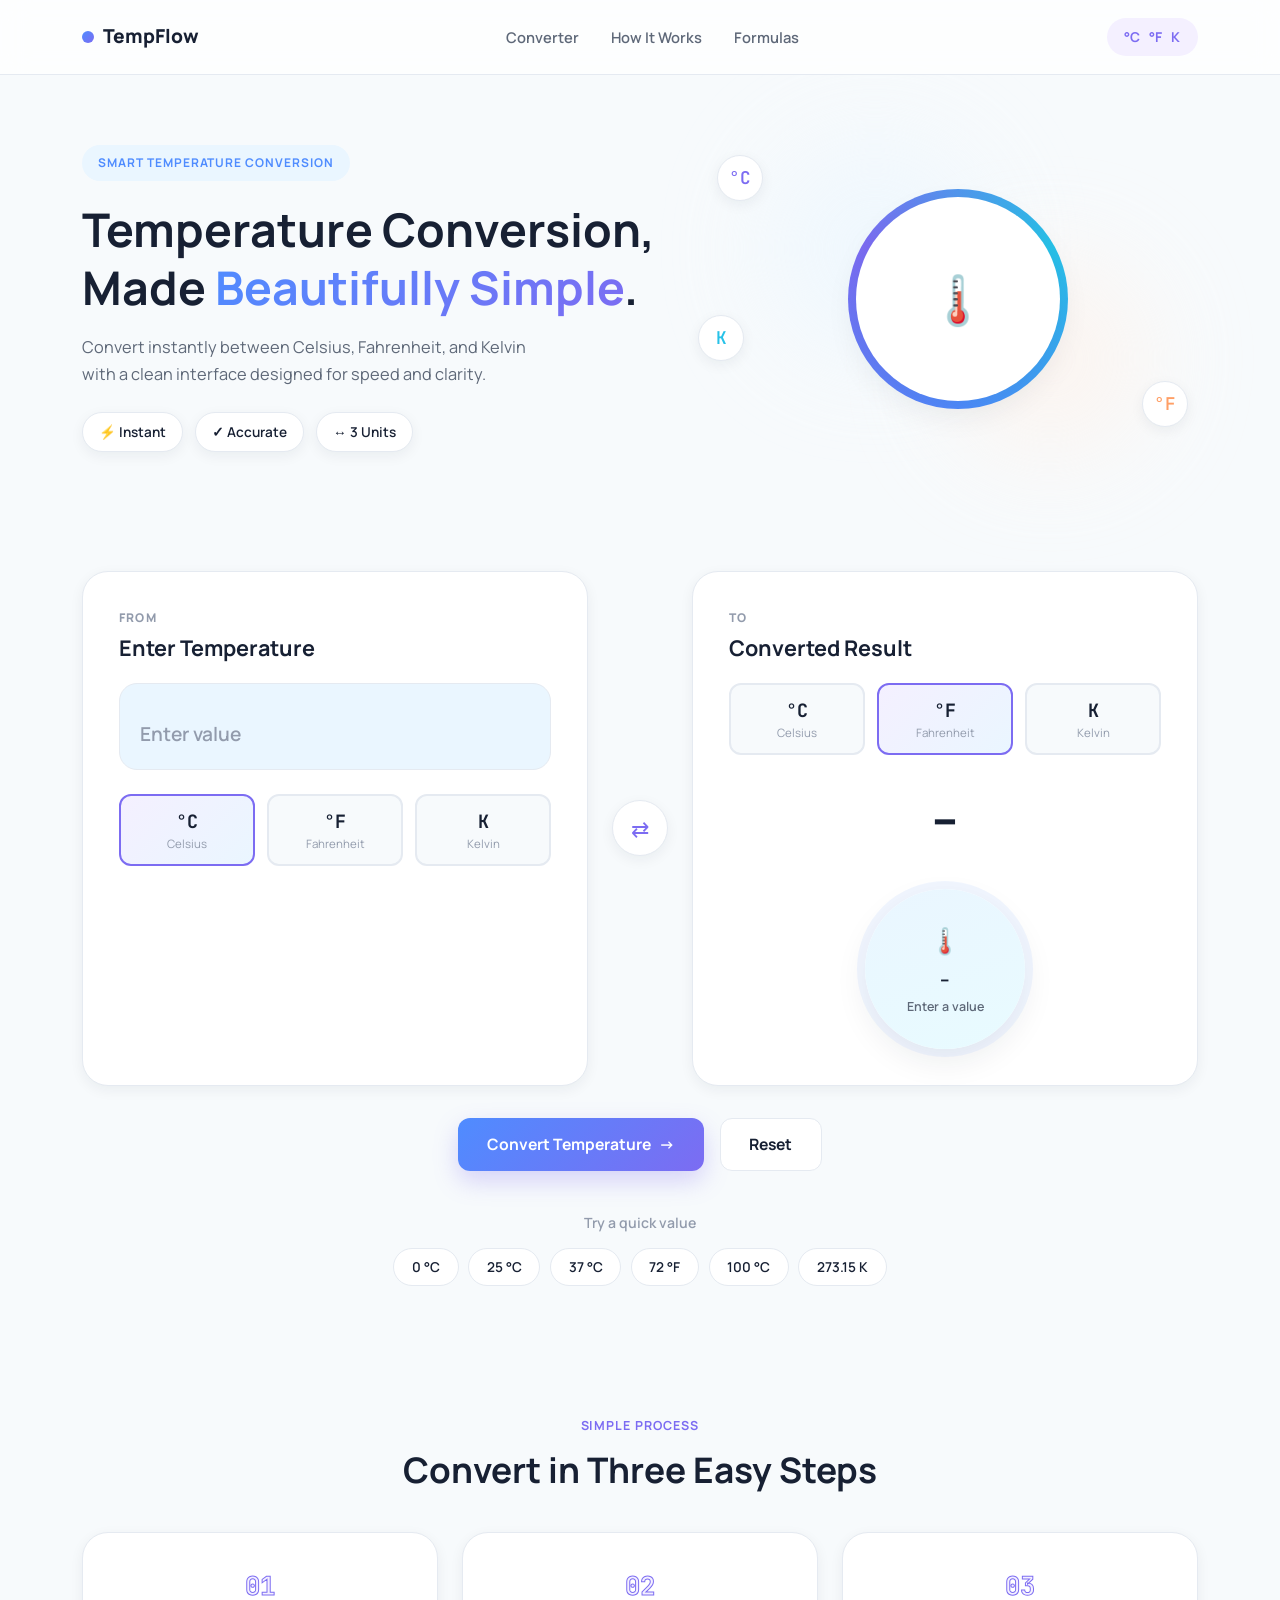
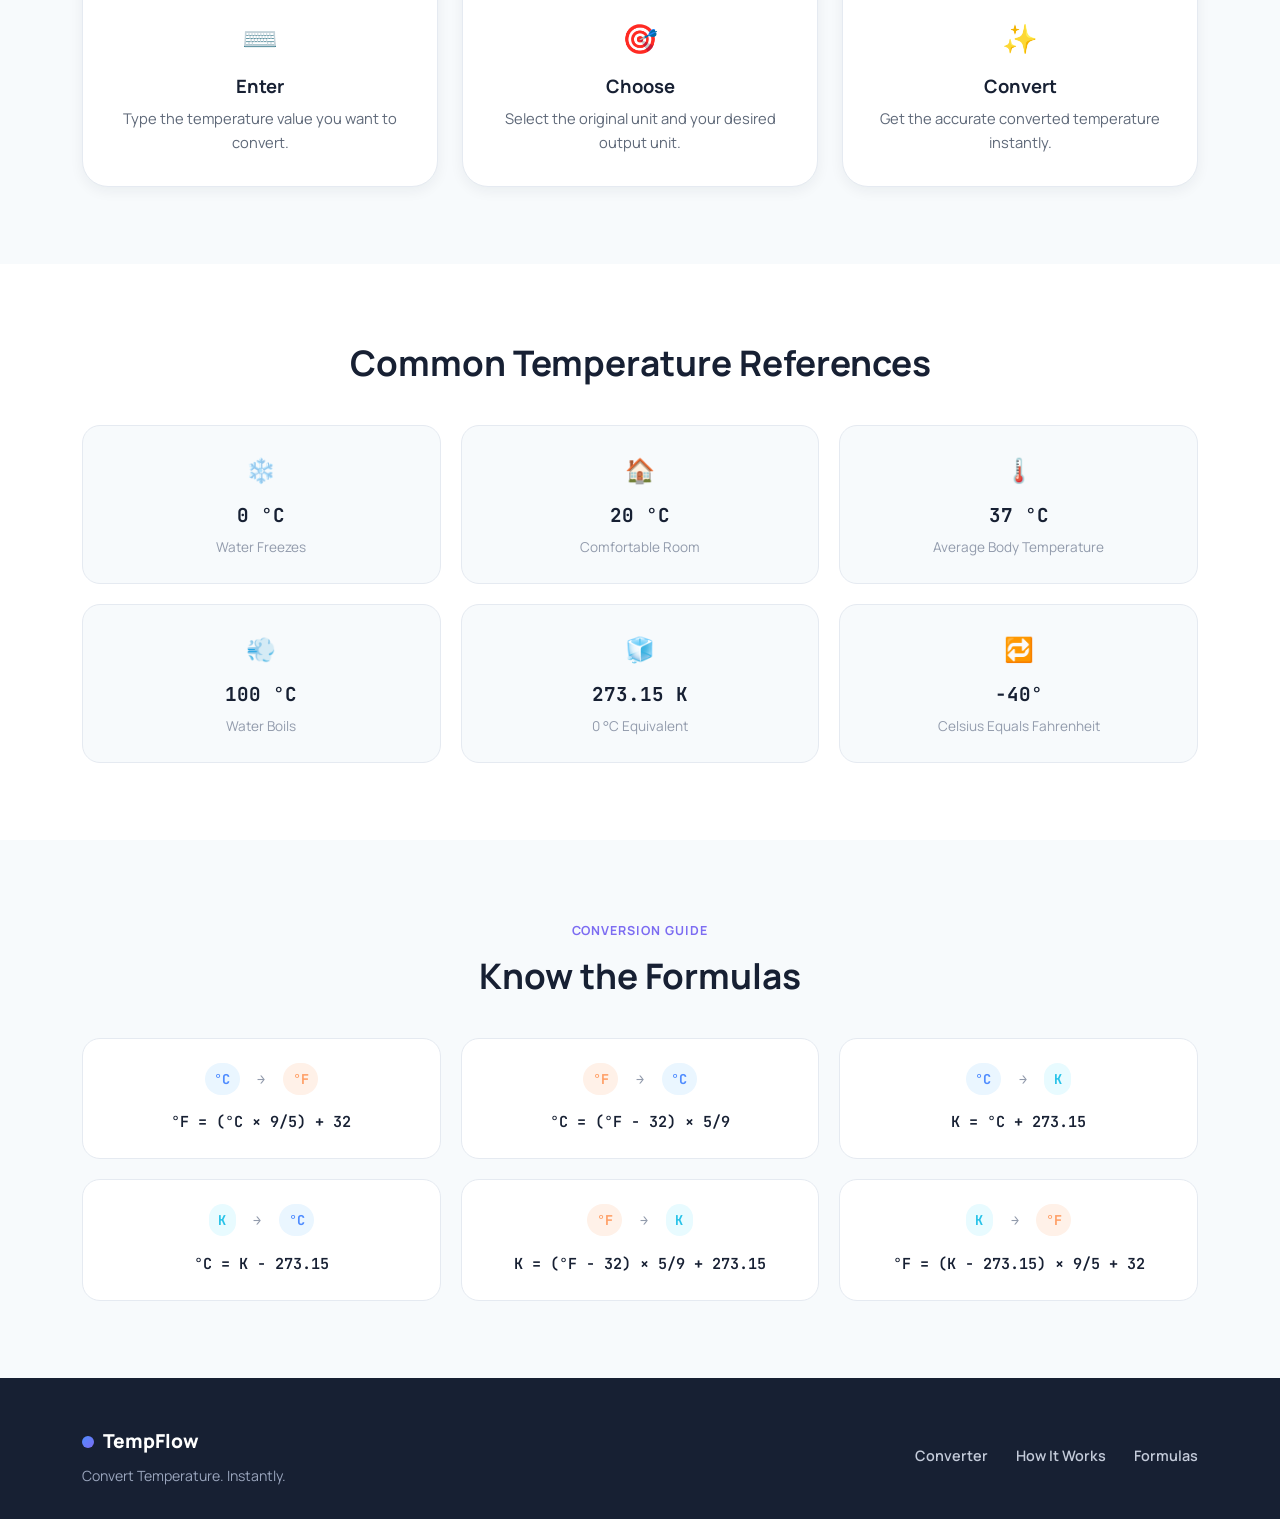
<file: WebDev-L1-TemperatureConverter/index.html>
<!DOCTYPE html>
<html lang="en">
<head>
<meta charset="UTF-8">
<meta name="viewport" content="width=device-width, initial-scale=1.0">
<title>TempFlow | Modern Temperature Converter</title>
<meta name="description" content="Convert temperatures instantly between Celsius, Fahrenheit, and Kelvin using the fast and easy TempFlow temperature converter.">
<meta name="keywords" content="temperature converter, celsius, fahrenheit, kelvin, TempFlow">
<meta name="theme-color" content="#FFFFFF">

<link rel="preconnect" href="https://fonts.googleapis.com">
<link rel="preconnect" href="https://fonts.gstatic.com" crossorigin>
<link href="https://fonts.googleapis.com/css2?family=Manrope:wght@500;600;700;800&family=JetBrains+Mono:wght@500;600&display=swap" rel="stylesheet">

<link rel="stylesheet" href="style.css">
</head>
<body>

  <!-- ===================== NAVBAR ===================== -->
  <header class="navbar" id="navbar">
    <div class="container navbar-inner">
      <a href="#converter" class="logo">
        <span class="logo-dot" aria-hidden="true"></span>
        TempFlow
      </a>

      <nav class="nav-links" aria-label="Primary">
        <a href="#converter">Converter</a>
        <a href="#how-it-works">How It Works</a>
        <a href="#formulas">Formulas</a>
      </nav>

      <div class="unit-pill" aria-hidden="true">°C &nbsp; °F &nbsp; K</div>
    </div>
  </header>

  <main>

    <!-- ===================== HERO SECTION ===================== -->
    <section class="hero">
      <div class="container hero-inner">

        <div class="hero-text">
          <span class="badge">SMART TEMPERATURE CONVERSION</span>
          <h1>Temperature Conversion, Made <span class="gradient-text">Beautifully Simple</span>.</h1>
          <p class="hero-para">
            Convert instantly between Celsius, Fahrenheit, and Kelvin with a clean interface designed for speed and clarity.
          </p>

          <div class="feature-chips">
            <span class="feature-chip">⚡ Instant</span>
            <span class="feature-chip">✓ Accurate</span>
            <span class="feature-chip">↔ 3 Units</span>
          </div>
        </div>

        <div class="hero-visual" aria-hidden="true">
          <div class="blur-circle blur-circle-1"></div>
          <div class="blur-circle blur-circle-2"></div>

          <div class="gradient-ring">
            <div class="temp-orb-deco">
              <span class="orb-icon">🌡️</span>
            </div>
          </div>

          <span class="floating-symbol symbol-c">°C</span>
          <span class="floating-symbol symbol-f">°F</span>
          <span class="floating-symbol symbol-k">K</span>
        </div>

      </div>
    </section>

    <!-- ===================== CONVERTER SECTION ===================== -->
    <section id="converter" class="converter-section">
      <div class="container">

        <div class="converter-workspace">

          <!-- LEFT PANEL: INPUT -->
          <div class="panel input-panel">
            <span class="panel-label">FROM</span>
            <h2 class="panel-heading">Enter Temperature</h2>

            <label for="tempInput" class="sr-only">Temperature value</label>
            <input
              type="text"
              id="tempInput"
              class="temp-input"
              placeholder="Enter value"
              inputmode="decimal"
            >

            <div class="unit-buttons" id="fromUnitButtons">
              <button type="button" class="unit-btn active" data-unit="C">
                <span class="unit-symbol">°C</span>
                <span class="unit-name">Celsius</span>
              </button>
              <button type="button" class="unit-btn" data-unit="F">
                <span class="unit-symbol">°F</span>
                <span class="unit-name">Fahrenheit</span>
              </button>
              <button type="button" class="unit-btn" data-unit="K">
                <span class="unit-symbol">K</span>
                <span class="unit-name">Kelvin</span>
              </button>
            </div>

            <p class="error-message" id="errorMessage" aria-live="polite"></p>
          </div>

          <!-- CENTER: SWAP BUTTON -->
          <div class="swap-wrap">
            <button type="button" class="swap-btn" id="swapBtn" aria-label="Swap input and output units">
              ⇄
            </button>
          </div>

          <!-- RIGHT PANEL: RESULT -->
          <div class="panel result-panel" id="resultPanel">
            <span class="panel-label">TO</span>
            <h2 class="panel-heading">Converted Result</h2>

            <div class="unit-buttons" id="toUnitButtons">
              <button type="button" class="unit-btn" data-unit="C">
                <span class="unit-symbol">°C</span>
                <span class="unit-name">Celsius</span>
              </button>
              <button type="button" class="unit-btn active" data-unit="F">
                <span class="unit-symbol">°F</span>
                <span class="unit-name">Fahrenheit</span>
              </button>
              <button type="button" class="unit-btn" data-unit="K">
                <span class="unit-symbol">K</span>
                <span class="unit-name">Kelvin</span>
              </button>
            </div>

            <div class="result-display" aria-live="polite">
              <span class="result-value" id="resultValue">--</span>
              <span class="result-source" id="resultSource"></span>
            </div>

            <!-- Temperature Orb -->
            <div class="temp-orb" id="tempOrb">
              <span class="orb-thermo">🌡️</span>
              <span class="orb-value" id="orbValue">--</span>
              <span class="orb-mood" id="orbMood">Enter a value</span>
            </div>
          </div>

        </div>

        <!-- ACTION BUTTONS -->
        <div class="action-buttons">
          <button type="button" class="btn btn-primary" id="convertBtn">
            Convert Temperature <span aria-hidden="true">→</span>
          </button>
          <button type="button" class="btn btn-secondary" id="resetBtn">
            Reset
          </button>
        </div>

        <!-- QUICK CONVERSION CHIPS -->
        <div class="quick-chips-wrap">
          <p class="quick-chips-label">Try a quick value</p>
          <div class="quick-chips">
            <button type="button" class="quick-chip" data-value="0" data-unit="C">0 °C</button>
            <button type="button" class="quick-chip" data-value="25" data-unit="C">25 °C</button>
            <button type="button" class="quick-chip" data-value="37" data-unit="C">37 °C</button>
            <button type="button" class="quick-chip" data-value="72" data-unit="F">72 °F</button>
            <button type="button" class="quick-chip" data-value="100" data-unit="C">100 °C</button>
            <button type="button" class="quick-chip" data-value="273.15" data-unit="K">273.15 K</button>
          </div>
        </div>

      </div>
    </section>

    <!-- ===================== HOW IT WORKS SECTION ===================== -->
    <section id="how-it-works" class="section">
      <div class="container">
        <div class="section-head">
          <span class="section-label">SIMPLE PROCESS</span>
          <h2>Convert in Three Easy Steps</h2>
        </div>

        <div class="steps-grid">
          <div class="step-card">
            <span class="step-number">01</span>
            <span class="step-icon">⌨️</span>
            <h3>Enter</h3>
            <p>Type the temperature value you want to convert.</p>
          </div>

          <div class="step-card">
            <span class="step-number">02</span>
            <span class="step-icon">🎯</span>
            <h3>Choose</h3>
            <p>Select the original unit and your desired output unit.</p>
          </div>

          <div class="step-card">
            <span class="step-number">03</span>
            <span class="step-icon">✨</span>
            <h3>Convert</h3>
            <p>Get the accurate converted temperature instantly.</p>
          </div>
        </div>
      </div>
    </section>

    <!-- ===================== COMMON REFERENCE TEMPERATURES ===================== -->
    <section class="section section-alt">
      <div class="container">
        <div class="section-head">
          <h2>Common Temperature References</h2>
        </div>

        <div class="reference-grid">
          <div class="reference-card">
            <span class="reference-icon">❄️</span>
            <span class="reference-value">0 °C</span>
            <span class="reference-label">Water Freezes</span>
          </div>

          <div class="reference-card">
            <span class="reference-icon">🏠</span>
            <span class="reference-value">20 °C</span>
            <span class="reference-label">Comfortable Room</span>
          </div>

          <div class="reference-card">
            <span class="reference-icon">🌡️</span>
            <span class="reference-value">37 °C</span>
            <span class="reference-label">Average Body Temperature</span>
          </div>

          <div class="reference-card">
            <span class="reference-icon">💨</span>
            <span class="reference-value">100 °C</span>
            <span class="reference-label">Water Boils</span>
          </div>

          <div class="reference-card">
            <span class="reference-icon">🧊</span>
            <span class="reference-value">273.15 K</span>
            <span class="reference-label">0 °C Equivalent</span>
          </div>

          <div class="reference-card">
            <span class="reference-icon">🔁</span>
            <span class="reference-value">-40°</span>
            <span class="reference-label">Celsius Equals Fahrenheit</span>
          </div>
        </div>
      </div>
    </section>

    <!-- ===================== FORMULAS SECTION ===================== -->
    <section id="formulas" class="section">
      <div class="container">
        <div class="section-head">
          <span class="section-label">CONVERSION GUIDE</span>
          <h2>Know the Formulas</h2>
        </div>

        <div class="formula-grid">
          <div class="formula-card">
            <div class="formula-badges"><span class="badge-c">°C</span><span class="arrow">→</span><span class="badge-f">°F</span></div>
            <code>°F = (°C × 9/5) + 32</code>
          </div>

          <div class="formula-card">
            <div class="formula-badges"><span class="badge-f">°F</span><span class="arrow">→</span><span class="badge-c">°C</span></div>
            <code>°C = (°F − 32) × 5/9</code>
          </div>

          <div class="formula-card">
            <div class="formula-badges"><span class="badge-c">°C</span><span class="arrow">→</span><span class="badge-k">K</span></div>
            <code>K = °C + 273.15</code>
          </div>

          <div class="formula-card">
            <div class="formula-badges"><span class="badge-k">K</span><span class="arrow">→</span><span class="badge-c">°C</span></div>
            <code>°C = K − 273.15</code>
          </div>

          <div class="formula-card">
            <div class="formula-badges"><span class="badge-f">°F</span><span class="arrow">→</span><span class="badge-k">K</span></div>
            <code>K = (°F − 32) × 5/9 + 273.15</code>
          </div>

          <div class="formula-card">
            <div class="formula-badges"><span class="badge-k">K</span><span class="arrow">→</span><span class="badge-f">°F</span></div>
            <code>°F = (K − 273.15) × 9/5 + 32</code>
          </div>
        </div>
      </div>
    </section>

  </main>

  <!-- ===================== FOOTER ===================== -->
  <footer class="footer">
    <div class="container footer-inner">
      <div class="footer-brand">
        <span class="logo">
          <span class="logo-dot" aria-hidden="true"></span>
          TempFlow
        </span>
        <p>Convert Temperature. Instantly.</p>
      </div>

      <nav class="footer-links" aria-label="Footer">
        <a href="#converter">Converter</a>
        <a href="#how-it-works">How It Works</a>
        <a href="#formulas">Formulas</a>
      </nav>
    </div>

  </footer>

  <script src="script.js"></script>
</body>
</html>
</file>
<file: WebDev-L1-TemperatureConverter/style.css>
/* =========================================================
   TEMPFLOW STYLESHEET
   Table of contents:
   1. Reset & variables
   2. Base typography
   3. Layout helpers
   4. Buttons
   5. Navbar
   6. Hero
   7. Converter workspace
   8. Temperature orb
   9. Action buttons + quick chips
   10. How it works
   11. Reference cards
   12. Formulas
   13. Footer
   14. Responsive
   ========================================================= */

/* ===== 1. RESET & VARIABLES ===== */
* {
  margin: 0;
  padding: 0;
  box-sizing: border-box;
}

html {
  scroll-behavior: smooth;
}

body {
  overflow-x: hidden;
}

:root {
  /* Colors */
  --white: #FFFFFF;
  --page-bg: #F7FAFC;
  --soft-sky: #EAF6FF;
  --soft-cyan: #E8FBFF;
  --soft-lavender: #F4F0FF;
  --warm-peach: #FFF1E8;

  --primary-blue: #4F8CFF;
  --primary-violet: #7C6CF2;
  --cyan-accent: #27C2E8;
  --warm-accent: #FF9F66;

  --deep-navy: #172033;
  --body-text: #5E6878;
  --muted-text: #929BAC;
  --border-color: #E5EAF1;

  --success-green: #22A06B;
  --error-red: #E5484D;

  --gradient-primary: linear-gradient(135deg, var(--primary-blue), var(--primary-violet));

  /* Spacing */
  --radius-sm: 12px;
  --radius-md: 18px;
  --radius-lg: 26px;

  --shadow-sm: 0 4px 14px rgba(23, 32, 51, 0.06);
  --shadow-md: 0 12px 32px rgba(23, 32, 51, 0.08);

  --container-width: 1180px;
  --transition-base: 0.25s ease;
}

/* ===== 2. BASE TYPOGRAPHY ===== */
body {
  font-family: 'Manrope', sans-serif;
  background-color: var(--page-bg);
  color: var(--body-text);
  line-height: 1.65;
}

h1, h2, h3 {
  color: var(--deep-navy);
  font-weight: 700;
  line-height: 1.25;
}

code {
  font-family: 'JetBrains Mono', monospace;
}

a {
  text-decoration: none;
  color: inherit;
}

button {
  font-family: inherit;
  cursor: pointer;
}

img {
  max-width: 100%;
}

.sr-only {
  position: absolute;
  width: 1px;
  height: 1px;
  overflow: hidden;
  clip: rect(0, 0, 0, 0);
  white-space: nowrap;
}

:focus-visible {
  outline: 2px solid var(--primary-violet);
  outline-offset: 3px;
  border-radius: 6px;
}

/* ===== 3. LAYOUT HELPERS ===== */
.container {
  max-width: var(--container-width);
  margin-inline: auto;
  padding-inline: clamp(1.25rem, 4vw, 2rem);
}

.section {
  padding-block: clamp(3rem, 6vw, 5rem);
}

.section-alt {
  background-color: var(--white);
}

.section-head {
  text-align: center;
  max-width: 620px;
  margin: 0 auto 2.5rem auto;
}

.section-label {
  display: inline-block;
  font-size: 0.78rem;
  font-weight: 700;
  letter-spacing: 0.08em;
  text-transform: uppercase;
  color: var(--primary-violet);
  margin-bottom: 0.75rem;
}

.section-head h2 {
  font-size: clamp(1.6rem, 3.2vw, 2.2rem);
}

/* ===== 4. BUTTONS ===== */
.btn {
  display: inline-flex;
  align-items: center;
  justify-content: center;
  gap: 0.5rem;
  padding: 0.9rem 1.8rem;
  border-radius: var(--radius-sm);
  font-weight: 700;
  font-size: 0.98rem;
  border: none;
  transition: transform var(--transition-base), box-shadow var(--transition-base);
}

.btn:hover {
  transform: translateY(-2px);
}

.btn-primary {
  background: var(--gradient-primary);
  color: var(--white);
  box-shadow: 0 10px 24px rgba(124, 108, 242, 0.28);
}

.btn-primary:hover span {
  transform: translateX(3px);
}

.btn-primary span {
  display: inline-block;
  transition: transform var(--transition-base);
}

.btn-secondary {
  background-color: var(--white);
  color: var(--deep-navy);
  border: 1px solid var(--border-color);
}

.btn-secondary:hover {
  border-color: var(--primary-violet);
}

/* ===== 5. NAVBAR ===== */
.navbar {
  position: sticky;
  top: 0;
  z-index: 100;
  background-color: rgba(255, 255, 255, 0.75);
  backdrop-filter: blur(14px);
  -webkit-backdrop-filter: blur(14px);
  border-bottom: 1px solid var(--border-color);
}

.navbar-inner {
  display: flex;
  align-items: center;
  justify-content: space-between;
  padding-block: 1.1rem;
  flex-wrap: wrap;
  gap: 1rem;
}

.logo {
  display: flex;
  align-items: center;
  gap: 0.55rem;
  font-weight: 800;
  font-size: 1.2rem;
  color: var(--deep-navy);
}

.logo-dot {
  width: 12px;
  height: 12px;
  border-radius: 50%;
  background: var(--gradient-primary);
  display: inline-block;
}

.nav-links {
  display: flex;
  gap: 2rem;
}

.nav-links a {
  font-weight: 600;
  font-size: 0.92rem;
  color: var(--body-text);
  transition: color var(--transition-base);
}

.nav-links a:hover {
  color: var(--primary-violet);
}

.unit-pill {
  background-color: var(--soft-lavender);
  color: var(--primary-violet);
  font-weight: 700;
  font-size: 0.85rem;
  padding: 0.5rem 1.1rem;
  border-radius: 999px;
}

/* ===== 6. HERO ===== */
.hero {
  padding-block: clamp(2.5rem, 5vw, 4rem);
}

.hero-inner {
  display: grid;
  grid-template-columns: 1.1fr 0.9fr;
  gap: 3rem;
  align-items: center;
}

.badge {
  display: inline-block;
  font-size: 0.75rem;
  font-weight: 700;
  letter-spacing: 0.08em;
  text-transform: uppercase;
  color: var(--primary-blue);
  background-color: var(--soft-sky);
  padding: 0.5rem 1rem;
  border-radius: 999px;
  margin-bottom: 1.25rem;
}

.hero-text h1 {
  font-size: clamp(2rem, 4.2vw, 2.9rem);
  margin-bottom: 1.1rem;
}

.gradient-text {
  background: var(--gradient-primary);
  -webkit-background-clip: text;
  background-clip: text;
  color: transparent;
}

.hero-para {
  max-width: 480px;
  margin-bottom: 1.5rem;
  font-size: 1.02rem;
}

.feature-chips {
  display: flex;
  flex-wrap: wrap;
  gap: 0.75rem;
}

.feature-chip {
  background-color: var(--white);
  border: 1px solid var(--border-color);
  padding: 0.5rem 1rem;
  border-radius: 999px;
  font-size: 0.85rem;
  font-weight: 600;
  color: var(--deep-navy);
  box-shadow: var(--shadow-sm);
}

/* Hero visual - CSS temperature illustration */
.hero-visual {
  position: relative;
  min-height: 320px;
  display: flex;
  align-items: center;
  justify-content: center;
}

.blur-circle {
  position: absolute;
  border-radius: 50%;
  filter: blur(50px);
  opacity: 0.55;
}

.blur-circle-1 {
  width: 220px;
  height: 220px;
  background-color: var(--soft-sky);
  top: 0;
  left: 10%;
}

.blur-circle-2 {
  width: 200px;
  height: 200px;
  background-color: var(--warm-peach);
  bottom: 0;
  right: 10%;
}

.gradient-ring {
  position: relative;
  width: 220px;
  height: 220px;
  border-radius: 50%;
  background: conic-gradient(from 180deg, var(--primary-blue), var(--primary-violet), var(--cyan-accent), var(--primary-blue));
  display: flex;
  align-items: center;
  justify-content: center;
  padding: 8px;
  animation: ringSpin 12s linear infinite;
}

@keyframes ringSpin {
  from { transform: rotate(0deg); }
  to { transform: rotate(360deg); }
}

.temp-orb-deco {
  width: 100%;
  height: 100%;
  border-radius: 50%;
  background-color: var(--white);
  display: flex;
  align-items: center;
  justify-content: center;
  box-shadow: var(--shadow-md);
}

.orb-icon {
  font-size: 3rem;
  animation: orbFloat 4s ease-in-out infinite;
}

@keyframes orbFloat {
  0%, 100% { transform: translateY(0); }
  50% { transform: translateY(-8px); }
}

.floating-symbol {
  position: absolute;
  font-family: 'JetBrains Mono', monospace;
  font-weight: 600;
  font-size: 1.1rem;
  color: var(--primary-violet);
  background-color: var(--white);
  border: 1px solid var(--border-color);
  border-radius: 50%;
  width: 46px;
  height: 46px;
  display: flex;
  align-items: center;
  justify-content: center;
  box-shadow: var(--shadow-sm);
  animation: symbolFloat 5s ease-in-out infinite;
}

.symbol-c {
  top: 5%;
  left: 0;
  animation-delay: 0s;
}

.symbol-f {
  bottom: 10%;
  right: 2%;
  color: var(--warm-accent);
  animation-delay: 1.2s;
}

.symbol-k {
  top: 55%;
  left: -4%;
  color: var(--cyan-accent);
  animation-delay: 2.4s;
}

@keyframes symbolFloat {
  0%, 100% { transform: translateY(0); }
  50% { transform: translateY(-10px); }
}

/* ===== 7. CONVERTER WORKSPACE ===== */
.converter-section {
  padding-block: clamp(2rem, 5vw, 3rem);
}

.converter-workspace {
  display: grid;
  grid-template-columns: 1fr auto 1fr;
  gap: 1.5rem;
  align-items: stretch;
}

.panel {
  background-color: var(--white);
  border: 1px solid var(--border-color);
  border-radius: var(--radius-lg);
  padding: clamp(1.5rem, 3vw, 2.25rem);
  box-shadow: var(--shadow-sm);
  display: flex;
  flex-direction: column;
}

.panel-label {
  font-size: 0.75rem;
  font-weight: 800;
  letter-spacing: 0.1em;
  color: var(--muted-text);
  margin-bottom: 0.4rem;
}

.panel-heading {
  font-size: 1.35rem;
  margin-bottom: 1.4rem;
}

.temp-input {
  width: 100%;
  border: 1px solid var(--border-color);
  background-color: var(--soft-sky);
  border-radius: var(--radius-md);
  padding: 1rem 1.25rem;
  font-family: 'Manrope', sans-serif;
  font-size: clamp(1.8rem, 4vw, 2.4rem);
  font-weight: 700;
  color: var(--deep-navy);
  margin-bottom: 1.5rem;
  transition: border-color var(--transition-base), box-shadow var(--transition-base);
}

.temp-input::placeholder {
  color: var(--muted-text);
  font-size: 1.2rem;
  font-weight: 600;
}

.temp-input:focus {
  outline: none;
  border-color: var(--primary-violet);
  box-shadow: 0 0 0 4px rgba(124, 108, 242, 0.15);
}

.unit-buttons {
  display: grid;
  grid-template-columns: repeat(3, 1fr);
  gap: 0.75rem;
}

.unit-btn {
  background-color: var(--page-bg);
  border: 2px solid var(--border-color);
  border-radius: var(--radius-sm);
  padding: 0.8rem 0.5rem;
  display: flex;
  flex-direction: column;
  align-items: center;
  gap: 0.15rem;
  transition: border-color var(--transition-base), background var(--transition-base), transform var(--transition-base);
}

.unit-btn:hover {
  transform: translateY(-2px);
}

.unit-btn.active {
  border-color: var(--primary-violet);
  background: linear-gradient(135deg, var(--soft-lavender), var(--soft-sky));
}

.unit-symbol {
  font-family: 'JetBrains Mono', monospace;
  font-weight: 700;
  font-size: 1.15rem;
  color: var(--deep-navy);
}

.unit-name {
  font-size: 0.72rem;
  color: var(--muted-text);
}

.error-message {
  margin-top: 1rem;
  font-size: 0.88rem;
  color: var(--error-red);
  min-height: 1.2em;
}

.error-message.has-error {
  background-color: #FDECEC;
  border: 1px solid #F6C3C4;
  border-radius: var(--radius-sm);
  padding: 0.6rem 0.9rem;
}

/* Swap button */
.swap-wrap {
  display: flex;
  align-items: center;
  justify-content: center;
}

.swap-btn {
  width: 56px;
  height: 56px;
  border-radius: 50%;
  background-color: var(--white);
  border: 1px solid var(--border-color);
  box-shadow: var(--shadow-sm);
  font-size: 1.4rem;
  color: var(--primary-violet);
  transition: transform var(--transition-base), border-color var(--transition-base);
}

.swap-btn:hover {
  transform: rotate(180deg);
  border-color: var(--primary-violet);
}

/* Result panel specifics */
.result-panel {
  transition: background var(--transition-base);
}

.result-display {
  text-align: center;
  margin: 1.5rem 0;
}

.result-value {
  display: block;
  font-size: clamp(2.2rem, 5vw, 3rem);
  font-weight: 800;
  color: var(--deep-navy);
}

.result-source {
  display: block;
  font-size: 0.88rem;
  color: var(--muted-text);
  margin-top: 0.4rem;
}

/* ===== 8. TEMPERATURE ORB ===== */
.temp-orb {
  margin-top: auto;
  align-self: center;
  width: 160px;
  height: 160px;
  border-radius: 50%;
  display: flex;
  flex-direction: column;
  align-items: center;
  justify-content: center;
  gap: 0.2rem;
  background: linear-gradient(160deg, var(--soft-sky), var(--soft-cyan));
  box-shadow: 0 0 0 8px rgba(79, 140, 255, 0.08), var(--shadow-md);
  transition: background var(--transition-base), box-shadow var(--transition-base);
}

.orb-thermo {
  font-size: 1.6rem;
}

.orb-value {
  font-weight: 800;
  font-size: 1.1rem;
  color: var(--deep-navy);
}

.orb-mood {
  font-size: 0.78rem;
  color: var(--body-text);
  font-weight: 600;
}

/* Orb / result mood states */
.mood-cold .temp-orb {
  background: linear-gradient(160deg, var(--soft-sky), var(--cyan-accent));
  box-shadow: 0 0 0 8px rgba(39, 194, 232, 0.12), var(--shadow-md);
}

.mood-moderate .temp-orb {
  background: linear-gradient(160deg, var(--soft-cyan), #D5F5E3);
  box-shadow: 0 0 0 8px rgba(34, 160, 107, 0.1), var(--shadow-md);
}

.mood-warm .temp-orb {
  background: linear-gradient(160deg, var(--warm-peach), var(--warm-accent));
  box-shadow: 0 0 0 8px rgba(255, 159, 102, 0.15), var(--shadow-md);
}

.mood-hot .temp-orb {
  background: linear-gradient(160deg, var(--warm-accent), #FF7A59);
  box-shadow: 0 0 0 8px rgba(255, 122, 89, 0.18), var(--shadow-md);
}

/* ===== 9. ACTION BUTTONS + QUICK CHIPS ===== */
.action-buttons {
  display: flex;
  justify-content: center;
  gap: 1rem;
  margin-top: 2rem;
  flex-wrap: wrap;
}

.quick-chips-wrap {
  margin-top: 2.5rem;
  text-align: center;
}

.quick-chips-label {
  font-size: 0.88rem;
  font-weight: 600;
  color: var(--muted-text);
  margin-bottom: 0.9rem;
}

.quick-chips {
  display: flex;
  flex-wrap: wrap;
  justify-content: center;
  gap: 0.6rem;
}

.quick-chip {
  background-color: var(--white);
  border: 1px solid var(--border-color);
  border-radius: 999px;
  padding: 0.55rem 1.1rem;
  font-size: 0.85rem;
  font-weight: 600;
  color: var(--deep-navy);
  transition: border-color var(--transition-base), background var(--transition-base), transform var(--transition-base);
}

.quick-chip:hover {
  border-color: var(--primary-violet);
  transform: translateY(-2px);
}

.quick-chip:active {
  background: linear-gradient(135deg, var(--soft-lavender), var(--soft-sky));
}

/* ===== 10. HOW IT WORKS ===== */
.steps-grid {
  display: grid;
  grid-template-columns: repeat(3, 1fr);
  gap: 1.5rem;
}

.step-card {
  background-color: var(--white);
  border: 1px solid var(--border-color);
  border-radius: var(--radius-lg);
  padding: 2rem 1.5rem;
  text-align: center;
  box-shadow: var(--shadow-sm);
}

.step-number {
  display: block;
  font-family: 'JetBrains Mono', monospace;
  font-size: 1.6rem;
  font-weight: 700;
  color: var(--soft-lavender);
  -webkit-text-stroke: 1px var(--primary-violet);
  margin-bottom: 0.5rem;
}

.step-icon {
  display: block;
  font-size: 1.8rem;
  margin-bottom: 0.75rem;
}

.step-card h3 {
  font-size: 1.15rem;
  margin-bottom: 0.5rem;
}

.step-card p {
  font-size: 0.92rem;
  color: var(--body-text);
}

/* ===== 11. REFERENCE CARDS ===== */
.reference-grid {
  display: grid;
  grid-template-columns: repeat(3, 1fr);
  gap: 1.25rem;
}

.reference-card {
  background-color: var(--page-bg);
  border: 1px solid var(--border-color);
  border-radius: var(--radius-md);
  padding: 1.5rem;
  text-align: center;
  display: flex;
  flex-direction: column;
  gap: 0.3rem;
}

.reference-icon {
  font-size: 1.5rem;
  margin-bottom: 0.35rem;
}

.reference-value {
  font-family: 'JetBrains Mono', monospace;
  font-weight: 700;
  font-size: 1.2rem;
  color: var(--deep-navy);
}

.reference-label {
  font-size: 0.85rem;
  color: var(--muted-text);
}

/* ===== 12. FORMULAS ===== */
.formula-grid {
  display: grid;
  grid-template-columns: repeat(3, 1fr);
  gap: 1.25rem;
}

.formula-card {
  background-color: var(--white);
  border: 1px solid var(--border-color);
  border-radius: var(--radius-md);
  padding: 1.5rem;
  text-align: center;
}

.formula-badges {
  display: flex;
  align-items: center;
  justify-content: center;
  gap: 0.5rem;
  margin-bottom: 0.9rem;
}

.formula-badges span {
  font-family: 'JetBrains Mono', monospace;
  font-weight: 700;
  font-size: 0.85rem;
  padding: 0.3rem 0.6rem;
  border-radius: 999px;
}

.badge-c {
  background-color: var(--soft-sky);
  color: var(--primary-blue);
}

.badge-f {
  background-color: var(--warm-peach);
  color: var(--warm-accent);
}

.badge-k {
  background-color: var(--soft-cyan);
  color: var(--cyan-accent);
}

.arrow {
  color: var(--muted-text);
  background: none !important;
}

.formula-card code {
  display: block;
  font-size: 0.95rem;
  color: var(--deep-navy);
  font-weight: 600;
}

/* ===== 13. FOOTER ===== */
.footer {
  background-color: var(--deep-navy);
  color: #C4CBDA;
  padding-top: 3rem;
}

.footer-inner {
  display: flex;
  justify-content: space-between;
  align-items: center;
  flex-wrap: wrap;
  gap: 1.5rem;
  padding-bottom: 2rem;
}

.footer-brand .logo {
  color: var(--white);
}

.footer-brand p {
  font-size: 0.88rem;
  margin-top: 0.4rem;
  color: #9AA5BD;
}

.footer-links {
  display: flex;
  gap: 1.75rem;
}

.footer-links a {
  font-size: 0.9rem;
  font-weight: 600;
  color: #C4CBDA;
  transition: color var(--transition-base);
}

.footer-links a:hover {
  color: var(--white);
}

.footer-bottom {
  border-top: 1px solid rgba(255, 255, 255, 0.1);
  text-align: center;
  padding: 1.25rem 1rem;
  font-size: 0.82rem;
  color: #8891A8;
}

.footer-bottom p {
  margin-bottom: 0.25rem;
}

/* ===== 14. RESPONSIVE ===== */
@media (max-width: 1024px) {
  .hero-inner {
    grid-template-columns: 1fr;
  }

  .hero-visual {
    order: -1;
    min-height: 260px;
  }

  .steps-grid,
  .reference-grid,
  .formula-grid {
    grid-template-columns: repeat(2, 1fr);
  }
}

@media (max-width: 900px) {
  .converter-workspace {
    grid-template-columns: 1fr;
  }

  .swap-wrap {
    order: 2;
    margin-block: -0.5rem;
  }

  .result-panel {
    order: 3;
  }

  .swap-btn:hover {
    transform: rotate(90deg);
  }
}

@media (max-width: 640px) {
  .navbar-inner {
    justify-content: center;
    text-align: center;
  }

  .nav-links {
    gap: 1.1rem;
  }

  .unit-pill {
    display: none;
  }

  .unit-buttons {
    grid-template-columns: repeat(3, 1fr);
  }

  .unit-name {
    display: none;
  }

  .steps-grid,
  .reference-grid,
  .formula-grid {
    grid-template-columns: 1fr;
  }

  .action-buttons {
    flex-direction: column;
  }

  .action-buttons .btn {
    width: 100%;
  }
}
</file>
